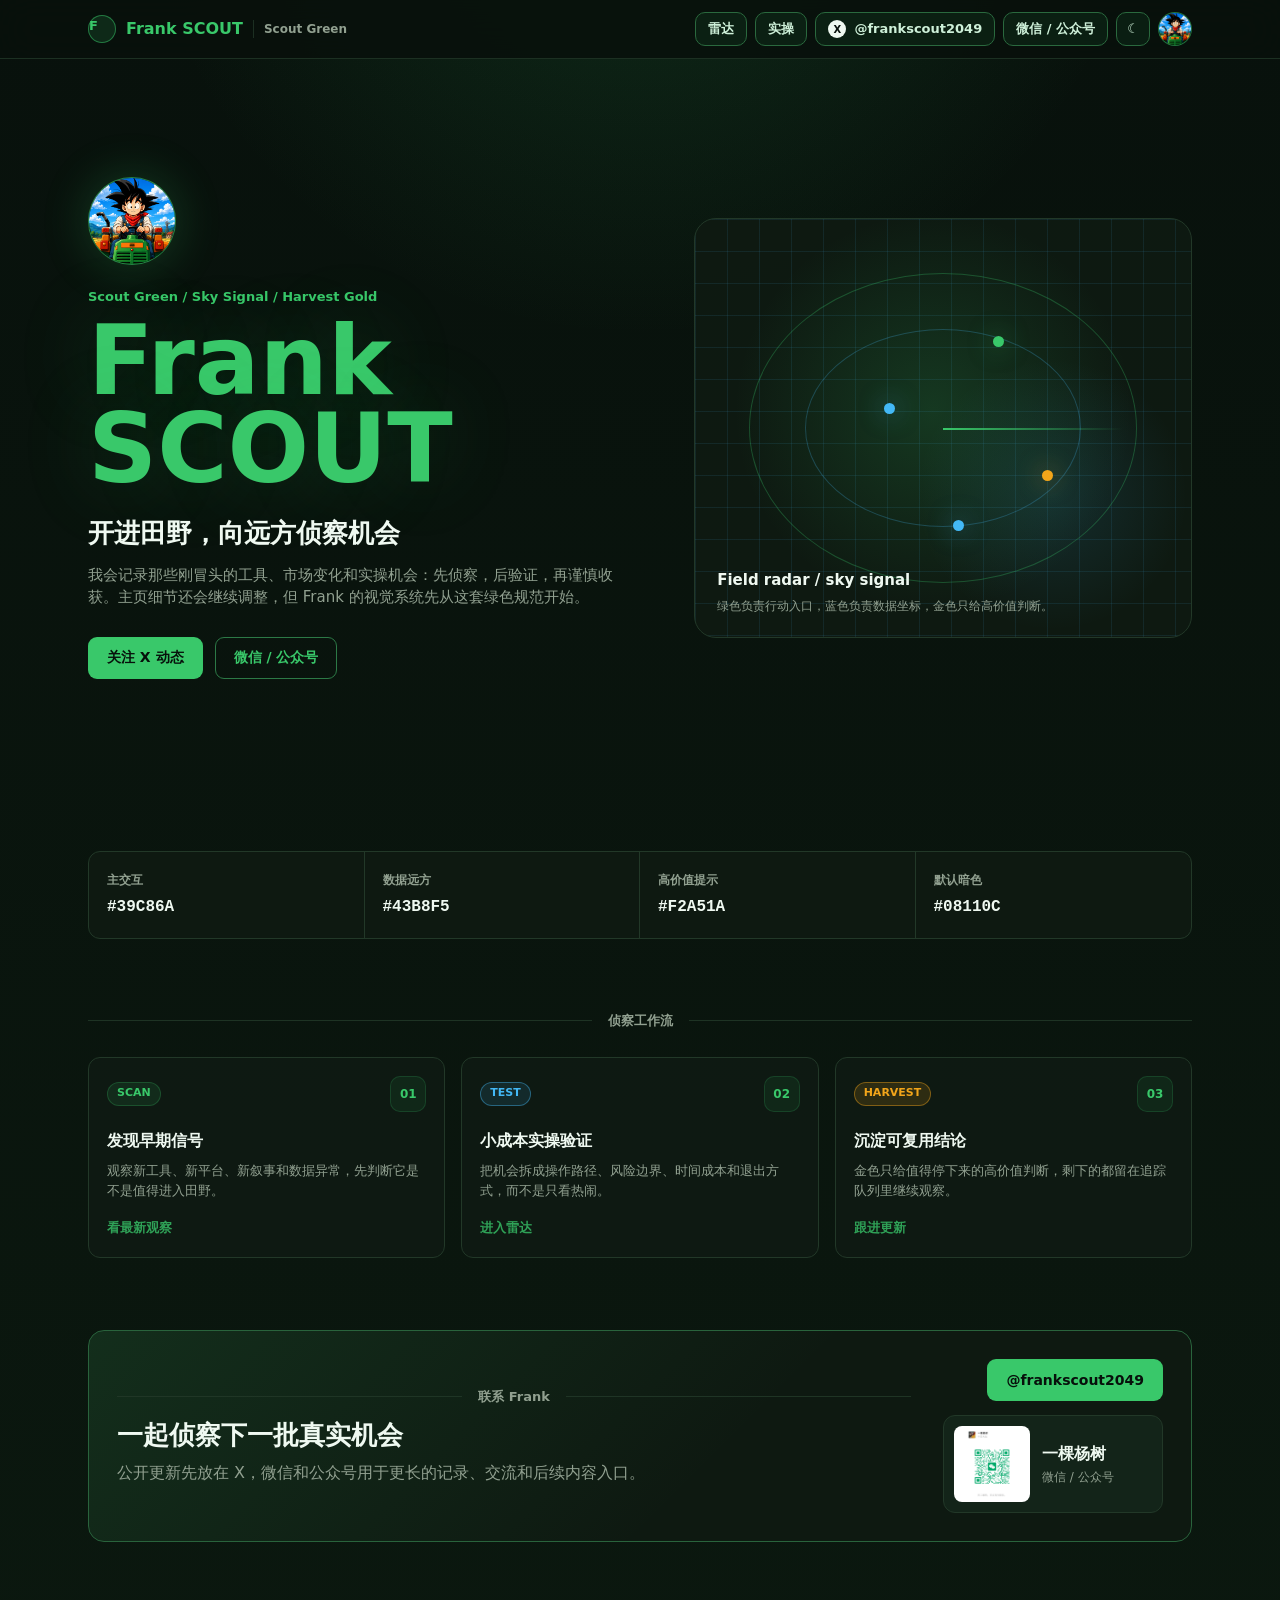
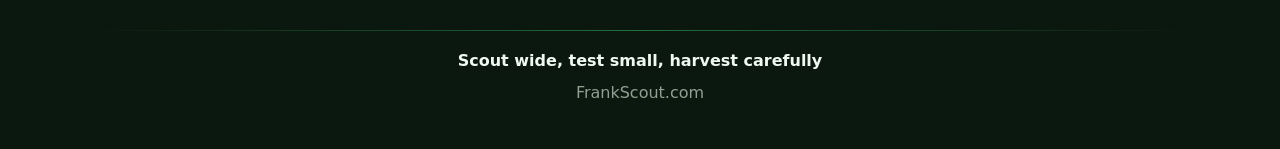
<file: index.html>
<!doctype html>
<html lang="zh-CN" class="theme-dark">
<head>
  <meta charset="utf-8">
  <meta name="viewport" content="width=device-width, initial-scale=1">
  <title>Frank SCOUT</title>
  <meta name="description" content="Frank SCOUT - 侦察早期机会，实操验证，谨慎收获。">
  <meta property="og:title" content="Frank SCOUT">
  <meta property="og:description" content="侦察早期机会，实操验证，谨慎收获。">
  <meta property="og:type" content="website">
  <meta property="og:image" content="https://frankscout.com/assets/frank-avatar.png">
  <meta name="twitter:card" content="summary_large_image">
  <link rel="icon" href="./assets/frank-avatar.png">
  <link rel="stylesheet" href="./styles.css">
  <script>
    (function () {
      try {
        var queryTheme = new URLSearchParams(window.location.search).get('theme');
        var theme = queryTheme || localStorage.getItem('frankscout_theme');
        document.documentElement.className = theme === 'light' ? 'theme-light' : 'theme-dark';
      } catch (error) {
        document.documentElement.className = 'theme-dark';
      }
    })();
  </script>
</head>
<body>
  <header class="topbar">
    <div class="nav-inner">
      <a class="brand-lockup" href="/" aria-label="Frank SCOUT">
        <span class="brand-mark">F</span>
        <span>Frank SCOUT</span>
        <span class="brand-sub">Scout Green</span>
      </a>

      <nav class="nav-actions" aria-label="Frank 入口">
        <a class="nav-pill optional" href="#radar">雷达</a>
        <a class="nav-pill optional" href="#field-notes">实操</a>
        <a class="social-link" href="https://x.com/frankscout2049" target="_blank" rel="noreferrer">
          <span class="social-dot">X</span>
          <span>@frankscout2049</span>
        </a>
        <div class="wechat-wrap">
          <button class="nav-pill wechat-button" type="button" data-wechat-toggle aria-expanded="false">
            微信 / 公众号
          </button>
          <div class="wechat-panel" data-wechat-panel>
            <img src="./assets/frank-wechat-qr.png" alt="Frank 微信二维码">
            <strong>一棵杨树</strong>
            <span>微信 / 公众号入口</span>
          </div>
        </div>
        <button class="icon-button" type="button" data-theme-toggle aria-label="切换明暗主题">
          <span class="sun-icon">☼</span>
          <span class="moon-icon">☾</span>
        </button>
        <a class="avatar-link" href="https://x.com/frankscout2049" target="_blank" rel="noreferrer" aria-label="Frank X 主页">
          <img src="./assets/frank-avatar.png" alt="Frank 头像">
        </a>
      </nav>
    </div>
  </header>

  <main>
    <section class="hero" aria-labelledby="hero-title">
      <div class="hero-copy">
        <div class="avatar-ring">
          <img src="./assets/frank-avatar.png" alt="Frank 头像">
        </div>
        <p class="eyebrow">Scout Green / Sky Signal / Harvest Gold</p>
        <h1 id="hero-title">Frank SCOUT</h1>
        <p class="hero-subtitle">开进田野，向远方侦察机会</p>
        <p class="hero-note">我会记录那些刚冒头的工具、市场变化和实操机会：先侦察，后验证，再谨慎收获。主页细节还会继续调整，但 Frank 的视觉系统先从这套绿色规范开始。</p>
        <div class="actions">
          <a class="button button-primary" href="https://x.com/frankscout2049" target="_blank" rel="noreferrer">关注 X 动态</a>
          <button class="button button-secondary" type="button" data-wechat-toggle>微信 / 公众号</button>
        </div>
      </div>

      <div class="radar-board" id="radar" aria-label="Frank 机会雷达">
        <span class="radar-sweep" aria-hidden="true"></span>
        <span class="radar-dot" style="left: 60%; top: 28%" aria-hidden="true"></span>
        <span class="radar-dot signal" style="left: 38%; top: 44%" aria-hidden="true"></span>
        <span class="radar-dot harvest" style="left: 70%; top: 60%" aria-hidden="true"></span>
        <span class="radar-dot signal" style="left: 52%; top: 72%" aria-hidden="true"></span>
        <div class="radar-label">
          <strong>Field radar / sky signal</strong>
          <span>绿色负责行动入口，蓝色负责数据坐标，金色只给高价值判断。</span>
        </div>
      </div>
    </section>

    <section class="section" aria-label="Frank 色彩规范">
      <div class="stat-strip">
        <div class="stat-item">
          <span class="stat-label">主交互</span>
          <span class="stat-value">#39C86A</span>
        </div>
        <div class="stat-item">
          <span class="stat-label">数据远方</span>
          <span class="stat-value">#43B8F5</span>
        </div>
        <div class="stat-item">
          <span class="stat-label">高价值提示</span>
          <span class="stat-value">#F2A51A</span>
        </div>
        <div class="stat-item">
          <span class="stat-label">默认暗色</span>
          <span class="stat-value">#08110C</span>
        </div>
      </div>
    </section>

    <section class="section" id="field-notes" aria-labelledby="notes-title">
      <div class="section-heading" id="notes-title">侦察工作流</div>
      <div class="grid-3">
        <article class="card">
          <div class="card-top">
            <span class="tag">SCAN</span>
            <span class="card-icon">01</span>
          </div>
          <h2>发现早期信号</h2>
          <p>观察新工具、新平台、新叙事和数据异常，先判断它是不是值得进入田野。</p>
          <a class="card-link" href="https://x.com/frankscout2049" target="_blank" rel="noreferrer">看最新观察</a>
        </article>
        <article class="card">
          <div class="card-top">
            <span class="tag tag-signal">TEST</span>
            <span class="card-icon">02</span>
          </div>
          <h2>小成本实操验证</h2>
          <p>把机会拆成操作路径、风险边界、时间成本和退出方式，而不是只看热闹。</p>
          <a class="card-link" href="#radar">进入雷达</a>
        </article>
        <article class="card">
          <div class="card-top">
            <span class="tag tag-harvest">HARVEST</span>
            <span class="card-icon">03</span>
          </div>
          <h2>沉淀可复用结论</h2>
          <p>金色只给值得停下来的高价值判断，剩下的都留在追踪队列里继续观察。</p>
          <a class="card-link" href="https://x.com/frankscout2049" target="_blank" rel="noreferrer">跟进更新</a>
        </article>
      </div>
    </section>

    <section class="section contact-section" aria-labelledby="contact-title">
      <div class="contact-copy">
        <div class="section-heading" id="contact-title">联系 Frank</div>
        <h2>一起侦察下一批真实机会</h2>
        <p>公开更新先放在 X，微信和公众号用于更长的记录、交流和后续内容入口。</p>
      </div>
      <div class="contact-actions">
        <a class="button button-primary" href="https://x.com/frankscout2049" target="_blank" rel="noreferrer">@frankscout2049</a>
        <div class="qr-card">
          <img src="./assets/frank-wechat-qr.png" alt="Frank 微信二维码">
          <div>
            <strong>一棵杨树</strong>
            <span>微信 / 公众号</span>
          </div>
        </div>
      </div>
    </section>
  </main>

  <footer class="footer">
    <div class="footer-line"></div>
    <strong>Scout wide, test small, harvest carefully</strong>
    <span>FrankScout.com</span>
  </footer>

  <script>
    (function () {
      var themeKey = 'frankscout_theme';
      var root = document.documentElement;
      var themeButton = document.querySelector('[data-theme-toggle]');
      var wechatButtons = document.querySelectorAll('[data-wechat-toggle]');
      var wechatPanel = document.querySelector('[data-wechat-panel]');

      if (themeButton) {
        themeButton.addEventListener('click', function () {
          var nextLight = !root.classList.contains('theme-light');
          root.classList.toggle('theme-light', nextLight);
          root.classList.toggle('theme-dark', !nextLight);
          try { localStorage.setItem(themeKey, nextLight ? 'light' : 'dark'); } catch (error) {}
        });
      }

      wechatButtons.forEach(function (button) {
        button.addEventListener('click', function () {
          document.body.classList.toggle('wechat-open');
          var expanded = document.body.classList.contains('wechat-open');
          wechatButtons.forEach(function (item) {
            item.setAttribute('aria-expanded', expanded ? 'true' : 'false');
          });
        });
      });

      document.addEventListener('click', function (event) {
        if (!wechatPanel || event.target.closest('[data-wechat-toggle]') || event.target.closest('[data-wechat-panel]')) {
          return;
        }
        document.body.classList.remove('wechat-open');
        wechatButtons.forEach(function (item) {
          item.setAttribute('aria-expanded', 'false');
        });
      });
    })();
  </script>
</body>
</html>
</file>
<file: styles.css>
* {
  box-sizing: border-box;
}

html {
  min-height: 100%;
  scroll-behavior: smooth;
}

html.theme-dark {
  --background: #08110c;
  --background-soft: #0b180f;
  --card: #0e1a12;
  --card-elevated: #13251a;
  --border: #223828;
  --foreground: #eff9f1;
  --muted: #91a090;
  --secondary: #17251b;
  --brand: #39c86a;
  --brand-text: #39c86a;
  --brand-foreground: #07100b;
  --signal: #43b8f5;
  --harvest: #f2a51a;
  --danger: #e1492d;
  --halo: rgba(57, 200, 106, 0.16);
}

html.theme-light {
  --background: #f4f1e6;
  --background-soft: #e8efe2;
  --card: #ffffff;
  --card-elevated: #f7fbf4;
  --border: #cfdccf;
  --foreground: #142016;
  --muted: #647163;
  --secondary: #e6eee3;
  --brand: #39c86a;
  --brand-text: #147a3b;
  --brand-foreground: #07100b;
  --signal: #126ba2;
  --harvest: #c46f00;
  --danger: #b63a24;
  --halo: rgba(57, 200, 106, 0.18);
}

body {
  min-height: 100%;
  margin: 0;
  background:
    radial-gradient(circle at 50% -10%, var(--halo) 0, transparent 32rem),
    linear-gradient(180deg, var(--background), var(--background-soft));
  color: var(--foreground);
  font-family: Inter, ui-sans-serif, system-ui, -apple-system, BlinkMacSystemFont, "Segoe UI", sans-serif;
  letter-spacing: 0;
  line-height: 1.5;
  -webkit-font-smoothing: antialiased;
  overflow-x: hidden;
}

a {
  color: inherit;
  text-decoration: none;
}

button,
a {
  -webkit-tap-highlight-color: transparent;
}

button {
  font: inherit;
}

:focus-visible {
  outline: 2px solid color-mix(in srgb, var(--brand) 60%, transparent);
  outline-offset: 3px;
}

.topbar {
  position: sticky;
  top: 0;
  z-index: 20;
  border-bottom: 1px solid color-mix(in srgb, var(--border) 82%, transparent);
  background: color-mix(in srgb, var(--background) 88%, transparent);
  backdrop-filter: blur(18px);
}

.nav-inner {
  width: min(1152px, 100%);
  height: 58px;
  display: flex;
  align-items: center;
  justify-content: space-between;
  gap: 18px;
  margin: 0 auto;
  padding: 0 24px;
}

.brand-lockup,
.nav-actions,
.social-link,
.avatar-link,
.nav-pill,
.icon-button {
  display: inline-flex;
  align-items: center;
}

.brand-lockup {
  min-width: 0;
  gap: 10px;
  color: var(--brand-text);
  font-size: 16px;
  font-weight: 820;
}

.brand-mark {
  width: 28px;
  height: 28px;
  flex: 0 0 auto;
  justify-content: center;
  border: 1px solid color-mix(in srgb, var(--brand) 52%, transparent);
  border-radius: 50%;
  background: color-mix(in srgb, var(--brand) 14%, transparent);
  color: var(--brand-text);
  font-size: 13px;
}

.brand-sub {
  padding-left: 10px;
  border-left: 1px solid color-mix(in srgb, var(--border) 80%, transparent);
  color: var(--muted);
  font-size: 12px;
  font-weight: 760;
}

.nav-actions {
  position: relative;
  justify-content: flex-end;
  gap: 8px;
}

.nav-pill,
.social-link,
.icon-button {
  min-height: 34px;
  border: 1px solid color-mix(in srgb, var(--brand) 34%, var(--border));
  border-radius: 10px;
  background: color-mix(in srgb, var(--brand) 8%, transparent);
  color: color-mix(in srgb, var(--foreground) 82%, var(--brand-text));
  padding: 0 12px;
  font-size: 13px;
  font-weight: 760;
  transition: border-color 180ms ease, background 180ms ease, color 180ms ease;
}

.nav-pill:hover,
.social-link:hover,
.icon-button:hover {
  border-color: color-mix(in srgb, var(--brand) 55%, var(--border));
  background: color-mix(in srgb, var(--brand) 12%, transparent);
  color: var(--brand-text);
}

.social-link {
  gap: 8px;
}

.social-dot {
  width: 18px;
  height: 18px;
  display: inline-grid;
  place-items: center;
  border-radius: 50%;
  background: var(--foreground);
  color: var(--background);
  font-size: 10px;
  font-weight: 900;
}

.wechat-wrap {
  position: relative;
}

.wechat-button {
  cursor: pointer;
}

.wechat-panel {
  position: absolute;
  right: 0;
  top: calc(100% + 12px);
  width: 204px;
  display: grid;
  gap: 8px;
  padding: 12px;
  border: 1px solid color-mix(in srgb, var(--brand) 28%, var(--border));
  border-radius: 14px;
  background: color-mix(in srgb, var(--card) 98%, transparent);
  box-shadow: 0 22px 60px color-mix(in srgb, #000 28%, transparent);
  color: var(--foreground);
  opacity: 0;
  pointer-events: none;
  transform: translateY(-4px);
  transition: opacity 160ms ease, transform 160ms ease;
}

.wechat-wrap:hover .wechat-panel,
body.wechat-open .wechat-panel {
  opacity: 1;
  pointer-events: auto;
  transform: translateY(0);
}

.wechat-panel img {
  width: 100%;
  display: block;
  border-radius: 10px;
  background: #fff;
}

.wechat-panel strong,
.wechat-panel span {
  padding: 0 2px;
}

.wechat-panel span {
  color: var(--muted);
  font-size: 12px;
}

.icon-button {
  width: 34px;
  justify-content: center;
  padding: 0;
  cursor: pointer;
}

.theme-dark .sun-icon,
.theme-light .moon-icon {
  display: none;
}

.avatar-link {
  width: 34px;
  height: 34px;
  flex: 0 0 auto;
  justify-content: center;
  overflow: hidden;
  border: 1px solid color-mix(in srgb, var(--brand) 48%, transparent);
  border-radius: 50%;
  background: color-mix(in srgb, var(--brand) 10%, transparent);
}

.avatar-link img,
.avatar-ring img {
  width: 100%;
  height: 100%;
  display: block;
  object-fit: cover;
}

main {
  width: min(1152px, 100%);
  margin: 0 auto;
  padding: 0 24px 56px;
}

.hero {
  min-height: min(720px, calc(100vh - 58px));
  display: grid;
  grid-template-columns: minmax(0, 1.05fr) minmax(340px, 0.95fr);
  gap: 56px;
  align-items: center;
  padding: 72px 0 54px;
}

.hero-copy {
  min-width: 0;
}

.avatar-ring {
  width: 88px;
  height: 88px;
  overflow: hidden;
  border: 1px solid color-mix(in srgb, var(--brand) 58%, transparent);
  border-radius: 50%;
  background: color-mix(in srgb, var(--brand) 10%, transparent);
  box-shadow: 0 0 48px color-mix(in srgb, var(--brand) 24%, transparent);
}

.eyebrow {
  margin: 22px 0 10px;
  color: var(--brand-text);
  font-size: 13px;
  font-weight: 820;
}

h1 {
  margin: 0;
  color: var(--brand-text);
  font-size: clamp(56px, 8vw, 96px);
  line-height: 0.92;
  letter-spacing: 0;
  text-shadow: 0 0 80px color-mix(in srgb, var(--brand) 22%, transparent);
}

.hero-subtitle {
  margin: 24px 0 0;
  color: var(--foreground);
  font-size: 26px;
  line-height: 1.25;
  font-weight: 840;
}

.hero-note {
  max-width: 660px;
  margin: 14px 0 0;
  color: var(--muted);
  font-size: 15px;
}

.actions {
  display: flex;
  flex-wrap: wrap;
  gap: 12px;
  margin-top: 28px;
}

.button {
  min-height: 42px;
  display: inline-flex;
  align-items: center;
  justify-content: center;
  border-radius: 9px;
  padding: 0 18px;
  border: 1px solid transparent;
  cursor: pointer;
  font-size: 14px;
  font-weight: 820;
  transition: transform 180ms ease, border-color 180ms ease, background 180ms ease, color 180ms ease;
}

.button:hover {
  transform: translateY(-1px);
}

.button-primary {
  border-color: color-mix(in srgb, var(--brand) 70%, transparent);
  background: var(--brand);
  color: var(--brand-foreground);
}

.button-secondary {
  border-color: color-mix(in srgb, var(--brand) 45%, var(--border));
  background: transparent;
  color: var(--brand-text);
}

.button-secondary:hover {
  background: color-mix(in srgb, var(--brand) 10%, transparent);
}

.radar-board {
  position: relative;
  min-width: 0;
  min-height: 420px;
  overflow: hidden;
  border: 1px solid var(--border);
  border-radius: 22px;
  background:
    linear-gradient(color-mix(in srgb, var(--signal) 10%, transparent) 1px, transparent 1px),
    linear-gradient(90deg, color-mix(in srgb, var(--signal) 10%, transparent) 1px, transparent 1px),
    radial-gradient(circle at 48% 46%, color-mix(in srgb, var(--brand) 18%, transparent), transparent 58%),
    radial-gradient(circle at 72% 66%, color-mix(in srgb, var(--signal) 13%, transparent), transparent 30%),
    color-mix(in srgb, var(--card) 94%, transparent);
  background-size: 32px 32px, 32px 32px, auto, auto, auto;
}

.radar-board::before,
.radar-board::after {
  content: "";
  position: absolute;
  inset: 54px;
  border: 1px solid color-mix(in srgb, var(--brand) 30%, transparent);
  border-radius: 50%;
}

.radar-board::after {
  inset: 110px;
  border-color: color-mix(in srgb, var(--signal) 25%, transparent);
}

.radar-sweep {
  position: absolute;
  left: 50%;
  top: 50%;
  width: 180px;
  height: 2px;
  transform-origin: left center;
  background: linear-gradient(90deg, var(--brand), transparent);
  animation: sweep 5.8s linear infinite;
}

@keyframes sweep {
  from { transform: rotate(0deg); }
  to { transform: rotate(360deg); }
}

.radar-dot {
  position: absolute;
  z-index: 1;
  width: 11px;
  height: 11px;
  border-radius: 50%;
  background: var(--brand);
  box-shadow: 0 0 24px color-mix(in srgb, var(--brand) 60%, transparent);
}

.radar-dot.signal {
  background: var(--signal);
  box-shadow: 0 0 24px color-mix(in srgb, var(--signal) 60%, transparent);
}

.radar-dot.harvest {
  background: var(--harvest);
  box-shadow: 0 0 24px color-mix(in srgb, var(--harvest) 60%, transparent);
}

.radar-label {
  position: absolute;
  left: 22px;
  right: 22px;
  bottom: 22px;
  z-index: 2;
  display: grid;
  gap: 6px;
}

.radar-label strong {
  color: var(--foreground);
  font-size: 15px;
}

.radar-label span {
  color: var(--muted);
  font-size: 12px;
}

.section {
  margin-top: 72px;
}

.stat-strip {
  display: grid;
  grid-template-columns: repeat(4, minmax(0, 1fr));
  overflow: hidden;
  border: 1px solid var(--border);
  border-radius: 12px;
  background: color-mix(in srgb, var(--card) 94%, transparent);
}

.stat-item {
  min-height: 86px;
  display: grid;
  align-content: center;
  gap: 6px;
  padding: 18px;
  border-right: 1px solid var(--border);
}

.stat-item:last-child {
  border-right: 0;
}

.stat-label {
  color: var(--muted);
  font-size: 12px;
  font-weight: 720;
}

.stat-value {
  color: var(--foreground);
  font-family: ui-monospace, SFMono-Regular, Menlo, Monaco, Consolas, monospace;
  font-size: 16px;
  font-weight: 850;
}

.section-heading {
  display: grid;
  grid-template-columns: minmax(64px, 1fr) auto minmax(64px, 1fr);
  gap: 16px;
  align-items: center;
  margin-bottom: 26px;
  color: var(--muted);
  font-size: 13px;
  font-weight: 760;
}

.section-heading::before,
.section-heading::after {
  content: "";
  height: 1px;
  background: color-mix(in srgb, var(--border) 86%, transparent);
}

.grid-3 {
  display: grid;
  grid-template-columns: repeat(3, minmax(0, 1fr));
  gap: 16px;
}

.card {
  min-width: 0;
  min-height: 176px;
  border: 1px solid var(--border);
  border-radius: 12px;
  background: color-mix(in srgb, var(--card) 95%, transparent);
  padding: 18px;
  transition: transform 180ms ease, border-color 180ms ease, background 180ms ease, box-shadow 180ms ease;
}

.card:hover {
  transform: translateY(-2px);
  border-color: color-mix(in srgb, var(--brand) 40%, var(--border));
  background: color-mix(in srgb, var(--card-elevated) 96%, transparent);
  box-shadow: 0 18px 52px color-mix(in srgb, var(--brand) 8%, transparent);
}

.card-top {
  display: flex;
  align-items: center;
  justify-content: space-between;
  gap: 12px;
  margin-bottom: 18px;
}

.tag {
  min-height: 24px;
  display: inline-flex;
  align-items: center;
  border: 1px solid color-mix(in srgb, var(--brand) 24%, transparent);
  border-radius: 999px;
  background: color-mix(in srgb, var(--brand) 10%, transparent);
  color: var(--brand-text);
  padding: 0 9px;
  font-size: 11px;
  font-weight: 780;
}

.tag-signal {
  border-color: color-mix(in srgb, var(--signal) 42%, transparent);
  background: color-mix(in srgb, var(--signal) 11%, transparent);
  color: var(--signal);
}

.tag-harvest {
  border-color: color-mix(in srgb, var(--harvest) 42%, transparent);
  background: color-mix(in srgb, var(--harvest) 14%, transparent);
  color: var(--harvest);
}

.card-icon {
  width: 36px;
  height: 36px;
  display: inline-grid;
  place-items: center;
  border: 1px solid color-mix(in srgb, var(--brand) 18%, transparent);
  border-radius: 10px;
  background: color-mix(in srgb, var(--brand) 8%, transparent);
  color: var(--brand-text);
  font-size: 12px;
  font-weight: 900;
}

.card h2 {
  margin: 0;
  color: var(--foreground);
  font-size: 16px;
  line-height: 1.35;
}

.card p {
  margin: 10px 0 0;
  color: var(--muted);
  font-size: 13px;
}

.card-link {
  display: inline-flex;
  margin-top: 18px;
  color: color-mix(in srgb, var(--brand-text) 78%, transparent);
  font-size: 13px;
  font-weight: 780;
}

.contact-section {
  display: grid;
  grid-template-columns: minmax(0, 1fr) auto;
  gap: 32px;
  align-items: center;
  border: 1px solid color-mix(in srgb, var(--brand) 30%, var(--border));
  border-radius: 16px;
  background:
    linear-gradient(135deg, color-mix(in srgb, var(--brand) 12%, transparent), transparent 58%),
    color-mix(in srgb, var(--card) 94%, transparent);
  padding: 28px;
}

.contact-section .section-heading {
  margin-bottom: 14px;
}

.contact-copy h2 {
  margin: 0;
  color: var(--foreground);
  font-size: 26px;
  line-height: 1.2;
}

.contact-copy p {
  max-width: 560px;
  margin: 10px 0 0;
  color: var(--muted);
}

.contact-actions {
  display: grid;
  gap: 14px;
  justify-items: end;
}

.qr-card {
  width: 220px;
  display: grid;
  grid-template-columns: 76px minmax(0, 1fr);
  gap: 12px;
  align-items: center;
  border: 1px solid var(--border);
  border-radius: 12px;
  background: color-mix(in srgb, var(--card-elevated) 96%, transparent);
  padding: 10px;
}

.qr-card img {
  width: 76px;
  height: 76px;
  display: block;
  border-radius: 8px;
  object-fit: contain;
  object-position: center;
  background: #fff;
}

.qr-card strong,
.qr-card span {
  display: block;
}

.qr-card span {
  margin-top: 2px;
  color: var(--muted);
  font-size: 12px;
}

.footer {
  width: min(1152px, 100%);
  display: grid;
  gap: 8px;
  margin: 0 auto;
  padding: 32px 24px 44px;
  color: var(--muted);
  text-align: center;
}

.footer-line {
  height: 1px;
  margin-bottom: 10px;
  background: linear-gradient(90deg, transparent, color-mix(in srgb, var(--brand) 50%, transparent), transparent);
}

.footer strong {
  color: var(--foreground);
}

@media (max-width: 980px) {
  .hero {
    grid-template-columns: 1fr;
    gap: 36px;
  }

  .grid-3,
  .stat-strip {
    grid-template-columns: 1fr;
  }

  .stat-item {
    border-right: 0;
    border-bottom: 1px solid var(--border);
  }

  .stat-item:last-child {
    border-bottom: 0;
  }

  .contact-section {
    grid-template-columns: 1fr;
  }

  .contact-actions {
    justify-items: start;
  }
}

@media (max-width: 760px) {
  .brand-sub,
  .nav-pill.optional,
  .social-link span:last-child {
    display: none;
  }

  .nav-inner,
  main,
  .footer {
    padding-left: 16px;
    padding-right: 16px;
  }

  .nav-actions {
    gap: 6px;
  }

  .hero {
    min-height: 0;
    padding-top: 46px;
  }

  h1 {
    font-size: 48px;
  }

  .hero-subtitle {
    font-size: 21px;
  }

  .actions {
    flex-direction: column;
    align-items: stretch;
  }

  .button {
    width: 100%;
  }

  .radar-board {
    min-height: 360px;
  }

  .wechat-panel {
    right: -66px;
  }

  .contact-section {
    padding: 20px;
  }

  .qr-card {
    width: 100%;
  }
}

@media (max-width: 420px) {
  .brand-lockup span:nth-child(2) {
    max-width: 116px;
    overflow: hidden;
    text-overflow: ellipsis;
    white-space: nowrap;
  }

  .wechat-button {
    max-width: 78px;
    overflow: hidden;
    white-space: nowrap;
  }

  .avatar-link {
    display: none;
  }
}
</file>
